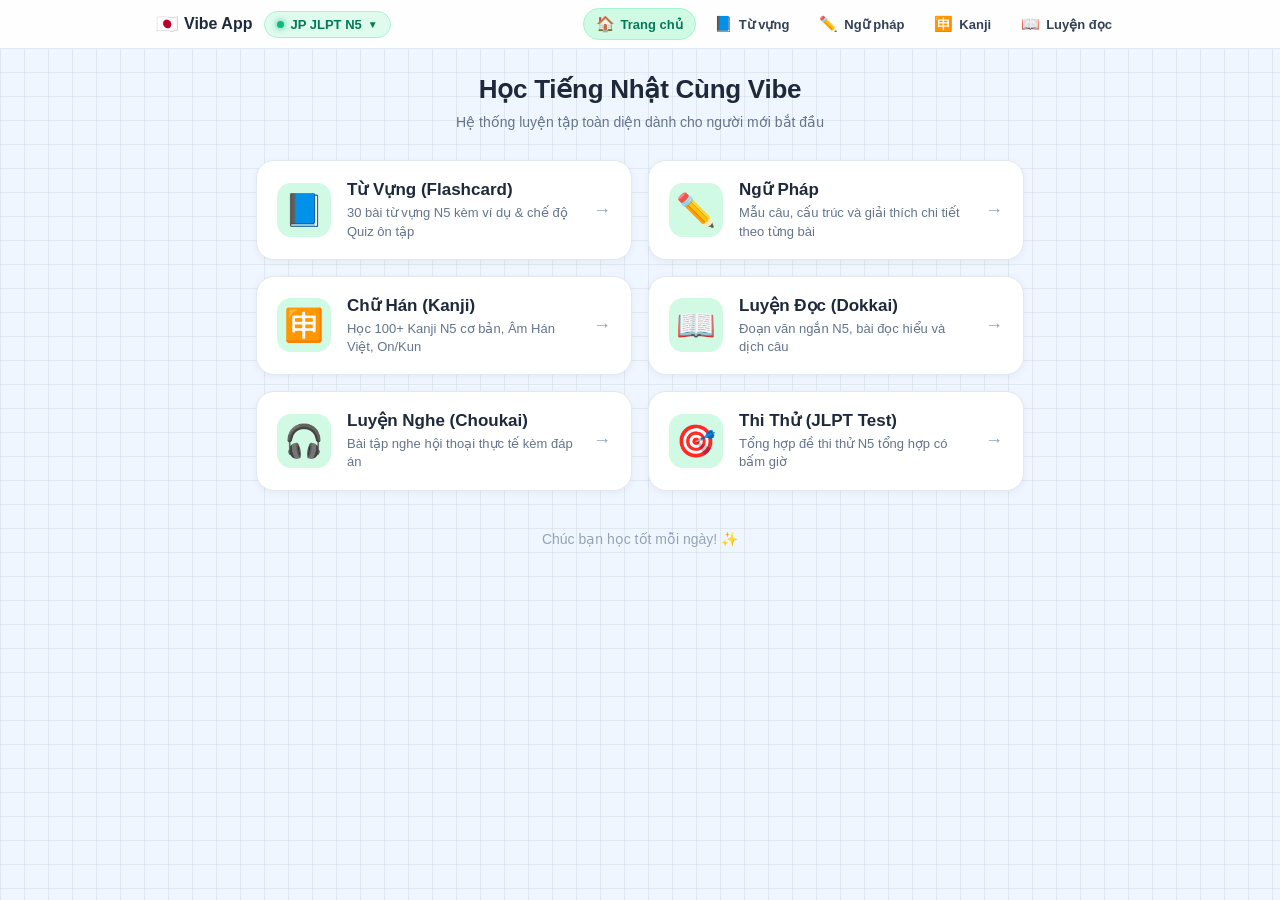
<file: index.html>
<!DOCTYPE html>
<html lang="vi">

<head>
  <meta charset="UTF-8">
  <meta name="viewport" content="width=device-width, initial-scale=1.0" />
  <title>Học Tiếng Nhật N5 - Trang Chủ</title>
  <link rel="stylesheet" href="css/base.css">
  <link rel="stylesheet" href="css/index.css">
  <link rel="stylesheet" href="https://cdnjs.cloudflare.com/ajax/libs/font-awesome/6.4.0/css/all.min.css">
  <script src="components/navbar.js" defer></script>
</head>

<body data-page="index">

  <div class="main-container">
    <header class="page-header">
      <h1 class="page-title">Học Tiếng Nhật Cùng Vibe</h1>
      <p class="page-subtitle">Hệ thống luyện tập toàn diện dành cho người mới bắt đầu</p>
    </header>

    <div class="nav-grid">

      <a href="lessons.html" class="nav-card active">
        <div class="card-icon">📘</div>
        <div class="card-info">
          <h3>Từ Vựng (Flashcard)</h3>
          <p>30 bài từ vựng N5 kèm ví dụ & chế độ Quiz ôn tập</p>
        </div>
        <div class="card-arrow">→</div>
      </a>

      <a href="grammar.html" class="nav-card">
        <div class="card-icon">✏️</div>
        <div class="card-info">
          <h3>Ngữ Pháp</h3>
          <p>Mẫu câu, cấu trúc và giải thích chi tiết theo từng bài</p>
        </div>
        <div class="card-arrow">→</div>
      </a>

      <a href="kanji.html" class="nav-card">
        <div class="card-icon">🈸</div>
        <div class="card-info">
          <h3>Chữ Hán (Kanji)</h3>
          <p>Học 100+ Kanji N5 cơ bản, Âm Hán Việt, On/Kun</p>
        </div>
        <div class="card-arrow">→</div>
      </a>

      <a href="reading.html" class="nav-card">
        <div class="card-icon">📖</div>
        <div class="card-info">
          <h3>Luyện Đọc (Dokkai)</h3>
          <p>Đoạn văn ngắn N5, bài đọc hiểu và dịch câu</p>
        </div>
        <div class="card-arrow">→</div>
      </a>

      <a href="listening.html" class="nav-card">
        <div class="card-icon">🎧</div>
        <div class="card-info">
          <h3>Luyện Nghe (Choukai)</h3>
          <p>Bài tập nghe hội thoại thực tế kèm đáp án</p>
        </div>
        <div class="card-arrow">→</div>
      </a>

      <a href="exam.html" class="nav-card">
        <div class="card-icon">🎯</div>
        <div class="card-info">
          <h3>Thi Thử (JLPT Test)</h3>
          <p>Tổng hợp đề thi thử N5 tổng hợp có bấm giờ</p>
        </div>
        <div class="card-arrow">→</div>
      </a>

    </div>

    <footer class="app-footer">
      <p>Chúc bạn học tốt mỗi ngày! ✨</p>
    </footer>
  </div>


  <script type="module" src="js/index.js"></script>

</body>

</html>
</file>
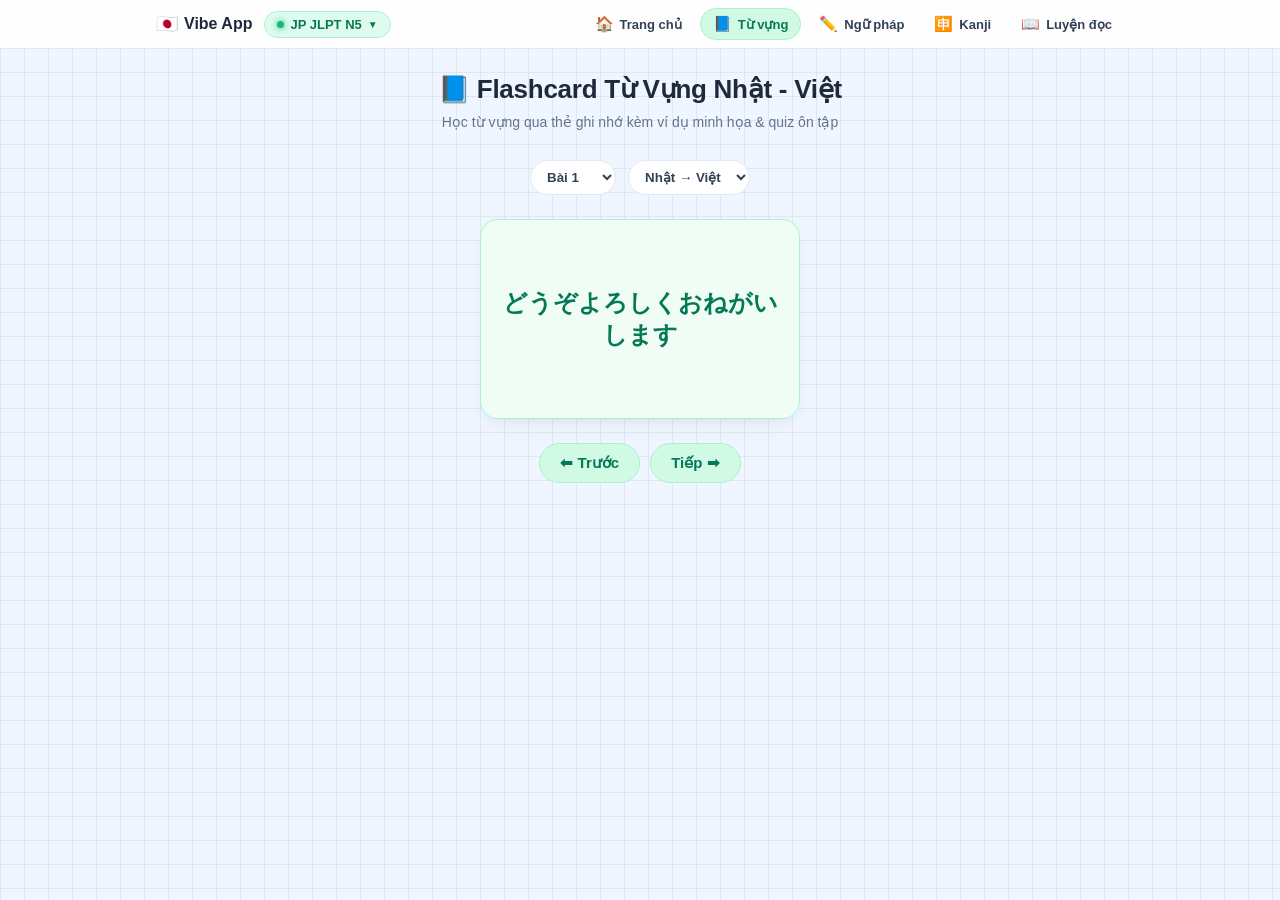
<file: lessons.html>
<!DOCTYPE html>
<html lang="en">

<head>
  <meta charset="UTF-8">
  <meta name="viewport" content="width=device-width, initial-scale=1" />
  <title>Flashcard Học Từ Vựng</title>
  <link rel="stylesheet" href="css/base.css">
  <link rel="stylesheet" href="css/lessons.css">
  <script src="components/navbar.js" defer></script>
</head>

<body data-page="lessons">

  <div class="main-container">
    <header class="page-header">
      <h1 class="page-title">📘 Flashcard Từ Vựng Nhật - Việt</h1>
      <p class="page-subtitle">Học từ vựng qua thẻ ghi nhớ kèm ví dụ minh họa & quiz ôn tập</p>
    </header>

    <div class="top-bar">
      <select id="lesson">
        <!-- Populated dynamically by lessons.js based on selected JLPT level -->
      </select>

      <select id="direction">
        <option value="jp-vn">Nhật → Việt</option>
        <option value="vn-jp">Việt → Nhật</option>
      </select>
    </div>

    <div class="card-container" id="cardContainer">
      <div class="card" id="card">
        <div class="front" id="frontText">Bấm để xem nghĩa</div>
        <div class="back" id="backText">...</div>
      </div>
    </div>

    <div id="quizArea" style="display: none;">
      <input type="text" id="quizInput" placeholder="Nhập nghĩa...">
      <br><br>
      <button id="btnCheckAnswer" style="width: 100%;">Kiểm tra</button>
      <div id="feedback"></div>
      <div id="summary"></div>
    </div>

    <div class="controls">
      <button id="btnPrev">⬅ Trước</button>
      <button id="btnNext">Tiếp ➡</button>
    </div>

    <div id="exampleBox" class="example-box" style="display:none;">
      <div class="example-header">
        📝 Ví dụ
      </div>

      <div class="example-content">
        <div id="exampleJp"></div>
        <div id="exampleVn"></div>
      </div>
    </div>
  </div>

  <script type="module" src="js/lessons.js"></script>
</body>

</html>
</file>
<file: css/base.css>
/* ==================== BASE & VARIABLES ==================== */
:root {
  /* Tông màu chủ đạo */
  --bg-color: #f0f6ff;
  --grid-color: rgba(203, 213, 225, 0.45);
  
  --mint-bg: #d1fae5;
  --mint-hover: #bbf7d0;
  --mint-border: #a7f3d0;
  --mint-text: #047857;
  
  --surface: #ffffff;
  --text-title: #1e293b;
  --text-main: #334155;
  --border-color: #e2e8f0;
  
  --shadow-sm: 0 2px 8px rgba(15, 23, 42, 0.05);
  --shadow-card: 0 10px 25px -5px rgba(0, 0, 0, 0.06), 0 8px 10px -6px rgba(0, 0, 0, 0.04);
  
  --radius-pill: 9999px;
  --radius-card: 18px;

  /* Chuẩn hóa Tiêu đề & Header dùng chung cho toàn bộ Trang */
  --header-title-size: 26px;
  --header-title-weight: 800;
  --header-title-color: #1e293b;
  --header-subtitle-size: 14px;
  --header-subtitle-color: #64748b;
  --header-margin-bottom: 28px;

  /* Chuẩn hóa Container & Padding dùng chung cho tất cả các trang */
  --container-max-width: 800px;
  --container-padding-desktop: 24px 16px;
  --container-padding-mobile: 16px 12px;
}

* {
  box-sizing: border-box;
  user-select: none;
  touch-action: manipulation;
  -webkit-user-select: none;
}

body {
  margin: 0;
  padding: 0;
  font-family: 'Segoe UI', Roboto, Helvetica, Arial, sans-serif;
  background-color: var(--bg-color);
  background-image: 
    linear-gradient(to right, var(--grid-color) 1px, transparent 1px),
    linear-gradient(to bottom, var(--grid-color) 1px, transparent 1px);
  background-size: 24px 24px;
  color: var(--text-main);
  min-height: 100vh;
}

/* Nút bấm dùng chung */
button {
  background: var(--mint-bg);
  color: var(--mint-text);
  border: 1px solid var(--mint-border);
  padding: 10px 20px;
  font-size: 15px;
  font-weight: 700;
  border-radius: var(--radius-pill);
  cursor: pointer;
  transition: all 0.2s ease;
}

button:hover {
  background: var(--mint-hover);
  transform: translateY(-1px);
}

button:active {
  transform: translateY(1px);
}

/* ==================== UNIFIED MAIN CONTAINER ==================== */
.main-container {
  max-width: var(--container-max-width);
  margin: 0 auto;
  padding: var(--container-padding-desktop);
  width: 100%;
}

@media (max-width: 639px) {
  .main-container {
    padding: var(--container-padding-mobile);
  }
}

/* ==================== UNIFIED PAGE HEADER COMPONENT ==================== */
.page-header, .app-header {
  text-align: center;
  margin-top: 0;
  margin-bottom: var(--header-margin-bottom);
}

.page-title, .app-header h1 {
  font-size: var(--header-title-size);
  font-weight: var(--header-title-weight);
  color: var(--header-title-color);
  margin: 0 0 6px 0;
  line-height: 1.3;
  letter-spacing: -0.01em;
}

.page-subtitle, .subtitle {
  color: var(--header-subtitle-color);
  font-size: var(--header-subtitle-size);
  margin: 0;
  line-height: 1.4;
}

/* ==================== RESPONSIVE NAVIGATION BAR ==================== */
.app-navbar {
  background: rgba(255, 255, 255, 0.9);
  backdrop-filter: blur(10px);
  -webkit-backdrop-filter: blur(10px);
  border-bottom: 1px solid var(--border-color);
  position: sticky;
  top: 0;
  z-index: 1000;
  transition: all 0.3s ease;
}

.navbar-container {
  max-width: 1000px;
  margin: 0 auto;
  display: flex;
  align-items: center;
  justify-content: space-between;
  padding: 8px 16px;
  gap: 12px;
}

/* Brand/Logo */
.nav-brand {
  display: flex;
  align-items: center;
  gap: 6px;
  text-decoration: none;
  font-weight: 800;
  font-size: 16px;
  color: var(--text-title);
  white-space: nowrap;
  flex-shrink: 0;
}

.brand-text {
  white-space: nowrap;
}

.brand-icon {
  font-size: 18px;
}

/* Nav Menu Desktop */
.nav-links {
  display: flex;
  list-style: none;
  margin: 0;
  padding: 0;
  gap: 6px;
  align-items: center;
}

.nav-item {
  display: flex;
  align-items: center;
  gap: 6px;
  padding: 6px 12px;
  border-radius: var(--radius-pill);
  text-decoration: none;
  color: var(--text-main);
  font-weight: 600;
  font-size: 13px;
  white-space: nowrap;
  transition: all 0.2s ease;
}

.nav-label {
  white-space: nowrap;
}

.nav-item:hover {
  background: var(--mint-bg);
  color: var(--mint-text);
}

.nav-item.active {
  background: var(--mint-bg);
  color: var(--mint-text);
  border: 1px solid var(--mint-border);
}

.nav-icon {
  font-size: 15px;
}

/* Pad padding cho body để không bị đè nội dung trên mobile */
body {
  padding-bottom: 0;
}

/* ==================== MOBILE BOTTOM NAVBAR (< 640px) ==================== */
@media (max-width: 639px) {
  body {
    padding-bottom: 75px; /* Để trống phần đáy không bị che nội dung */
  }

  .app-navbar {
    position: fixed;
    top: auto;
    bottom: 0;
    left: 0;
    right: 0;
    border-top: 1px solid var(--border-color);
    border-bottom: none;
    box-shadow: 0 -4px 20px rgba(0, 0, 0, 0.06);
    background: rgba(255, 255, 255, 0.95);
  }

  .navbar-container {
    padding: 6px 12px;
    justify-content: center;
  }

  .nav-brand-wrapper {
    display: none; /* Ẩn Logo & Badge trên Mobile Bottom Navbar để tiết kiệm diện tích */
  }

  .nav-links {
    width: 100%;
    justify-content: space-around;
    gap: 0;
  }

  .nav-item {
    flex-direction: column;
    gap: 2px;
    padding: 6px 10px;
    font-size: 11px;
    border-radius: 12px;
  }

  .nav-icon {
    font-size: 20px;
  }

  .nav-item.active {
    background: var(--mint-bg);
    transform: translateY(-2px);
  }

  .nav-brand-wrapper {
    display: none !important; /* Ẩn Logo & Badge trên Mobile Bottom Navbar để tiết kiệm diện tích */
  }
}

/* ==========================================
   NAVBAR BRAND WRAPPER & LEVEL BADGE
   ========================================== */
.nav-brand-wrapper {
  display: flex;
  align-items: center;
  gap: 12px;
  flex-shrink: 0;
  white-space: nowrap;
}

.level-badge {
  display: inline-flex;
  align-items: center;
  gap: 6px;
  background-color: rgba(209, 250, 229, 0.7);
  color: #047857;
  padding: 5px 12px;
  border-radius: var(--radius-pill);
  font-size: 13px;
  font-weight: 700;
  cursor: pointer;
  border: 1px solid var(--mint-border);
  transition: all 0.2s ease;
  user-select: none;
  white-space: nowrap;
  flex-shrink: 0;
}

#currentLevelText {
  white-space: nowrap;
}

.level-badge:hover {
  background-color: var(--mint-hover);
  transform: translateY(-1px);
  box-shadow: 0 4px 10px rgba(4, 120, 87, 0.12);
}

.badge-dot {
  width: 7px;
  height: 7px;
  background-color: #10b981;
  border-radius: 50%;
  box-shadow: 0 0 6px #10b981;
}

.badge-arrow {
  font-size: 10px;
  transition: transform 0.2s ease;
}

.level-badge:hover .badge-arrow {
  transform: translateY(1px);
}

/* ==========================================
   LEVEL MODAL OVERLAY & CARD
   ========================================== */
.modal-overlay {
  position: fixed;
  top: 0;
  left: 0;
  width: 100vw;
  height: 100vh;
  background-color: rgba(15, 23, 42, 0.45);
  backdrop-filter: blur(5px);
  -webkit-backdrop-filter: blur(5px);
  z-index: 9999;
  display: flex;
  align-items: center;
  justify-content: center;
  padding: 16px;
  opacity: 0;
  visibility: hidden;
  transition: all 0.25s ease-in-out;
}

.modal-overlay.active {
  opacity: 1;
  visibility: visible;
}

.modal-card {
  background: #ffffff;
  width: 100%;
  max-width: 400px;
  border-radius: 20px;
  padding: 24px;
  box-shadow: 0 20px 25px -5px rgba(0, 0, 0, 0.1), 0 10px 10px -5px rgba(0, 0, 0, 0.04);
  transform: translateY(20px) scale(0.95);
  transition: all 0.25s cubic-bezier(0.34, 1.56, 0.64, 1);
  border: 1px solid #f1f5f9;
}

.modal-overlay.active .modal-card {
  transform: translateY(0) scale(1);
}

.modal-header {
  display: flex;
  justify-content: space-between;
  align-items: center;
  margin-bottom: 18px;
}

.modal-header h3 {
  margin: 0;
  font-size: 1.2rem;
  color: #0f172a;
  font-weight: 800;
}

.close-btn {
  background: transparent;
  border: none;
  font-size: 1.5rem;
  color: #94a3b8;
  cursor: pointer;
  padding: 2px 8px;
  border-radius: 8px;
  transition: color 0.2s, background-color 0.2s;
  line-height: 1;
}

.close-btn:hover {
  color: #0f172a;
  background-color: #f1f5f9;
}

.level-options {
  display: flex;
  flex-direction: column;
  gap: 10px;
}

.level-btn {
  display: flex;
  flex-direction: column;
  align-items: flex-start;
  padding: 12px 16px;
  background-color: #f8fafc;
  border: 1.5px solid #e2e8f0;
  border-radius: 14px;
  cursor: pointer;
  transition: all 0.2s ease;
  text-align: left;
  width: 100%;
}

.level-btn:hover {
  border-color: #34d399;
  background-color: #ecfdf5;
  transform: translateX(4px);
}

.level-btn.active {
  border-color: #059669;
  background-color: #d1fae5;
  box-shadow: 0 2px 8px rgba(5, 150, 105, 0.15);
}

.level-title {
  font-weight: 700;
  font-size: 0.95rem;
  color: #0f172a;
}

.level-btn.active .level-title {
  color: #047857;
}

.level-desc {
  font-size: 0.8rem;
  color: #64748b;
  margin-top: 2px;
}


/* ==========================================
   MOBILE LEVEL FLOATING BUTTON
   ========================================== */
.mobile-level-fab {
  display: none;
}

@media (max-width: 639px) {
  .mobile-level-fab {
    display: flex;
    align-items: center;
    justify-content: center;
    position: fixed;
    right: 16px;
    bottom: 88px;
    width: 52px;
    height: 52px;
    border-radius: 50%;
    background: linear-gradient(145deg, #ffffff, #d9fbe8);
    color: var(--mint-text);
    border: 1.5px solid rgba(167, 243, 208, 0.8);
    font-size: 13px;
    font-weight: 800;
    z-index: 998;
    cursor: pointer;
    padding: 0;
    transition: transform 0.2s cubic-bezier(0.34, 1.56, 0.64, 1),
                box-shadow 0.2s ease;

    /* Shadow nhiều lớp: 1 lớp gần sát để tạo độ nổi, 1 lớp xa để tạo độ bay */
    box-shadow:
      0 2px 4px rgba(15, 23, 42, 0.06),
      0 8px 16px -4px rgba(4, 120, 87, 0.28),
      0 14px 28px -8px rgba(4, 120, 87, 0.22);
  }

  .mobile-level-fab:hover {
    transform: translateY(-3px);
    box-shadow:
      0 4px 6px rgba(15, 23, 42, 0.07),
      0 10px 20px -4px rgba(4, 120, 87, 0.32),
      0 18px 34px -8px rgba(4, 120, 87, 0.26);
  }

  .mobile-level-fab:active {
    transform: translateY(0) scale(0.92);
    box-shadow:
      0 2px 4px rgba(15, 23, 42, 0.08),
      0 4px 10px -2px rgba(4, 120, 87, 0.3);
  }

  /* Chấm nhỏ báo hiệu có thể bấm, đặt góc trên phải nút */
  .mobile-level-fab::after {
    content: '';
    position: absolute;
    top: 3px;
    right: 3px;
    width: 8px;
    height: 8px;
    background: #10b981;
    border: 2px solid #ffffff;
    border-radius: 50%;
    box-shadow: 0 0 6px rgba(16, 185, 129, 0.6);
  }
}
</file>
<file: css/index.css>
/* ==================== HOME DASHBOARD ==================== */


.app-header {
  text-align: center;
  margin-bottom: 32px;
}

.logo-badge {
  display: inline-block;
  background: var(--mint-bg);
  color: var(--mint-text);
  font-weight: 700;
  font-size: 14px;
  padding: 4px 14px;
  border-radius: var(--radius-pill);
  border: 1px solid var(--mint-border);
  margin-bottom: 12px;
}

.app-header h1 {
  font-size: 28px;
  color: var(--text-title);
  margin: 0 0 8px 0;
  font-weight: 800;
}

.subtitle {
  color: #64748b;
  font-size: 15px;
  margin: 0;
}

.nav-grid {
  display: grid;
  grid-template-columns: repeat(auto-fit, minmax(320px, 1fr));
  gap: 16px;
}

.nav-card {
  display: flex;
  align-items: center;
  background: var(--surface);
  border: 1.5px solid var(--border-color);
  border-radius: var(--radius-card);
  padding: 18px 20px;
  text-decoration: none;
  color: inherit;
  box-shadow: var(--shadow-sm);
  transition: all 0.25s cubic-bezier(0.4, 0, 0.2, 1);
}

.nav-card:hover {
  border-color: var(--mint-text);
  transform: translateY(-3px);
  box-shadow: 0 10px 20px -5px rgba(4, 120, 87, 0.12);
  background: #fbfdfe;
}

.card-icon {
  font-size: 32px;
  width: 54px;
  height: 54px;
  background: var(--mint-bg);
  border-radius: 14px;
  display: flex;
  align-items: center;
  justify-content: center;
  margin-right: 16px;
  flex-shrink: 0;
}

.card-info h3 {
  margin: 0 0 4px 0;
  font-size: 17px;
  color: var(--text-title);
  font-weight: 700;
}

.card-info p {
  margin: 0;
  font-size: 13px;
  color: #64748b;
  line-height: 1.4;
}

.card-arrow {
  font-size: 18px;
  color: #94a3b8;
  font-weight: bold;
  margin-left: 12px;
  transition: transform 0.2s ease, color 0.2s ease;
}

.nav-card:hover .card-arrow {
  color: var(--mint-text);
  transform: translateX(4px);
}

.app-footer {
  text-align: center;
  margin-top: 40px;
  color: #94a3b8;
  font-size: 14px;
}
</file>
<file: css/lessons.css>
/* ==================== FLASHCARD LESSONS ==================== */


.top-bar {
  display: flex;
  justify-content: center;
  gap: 12px;
  margin-bottom: 24px;
}

select {
  padding: 8px 12px;
  border-radius: var(--radius-pill);
  border: 1px solid var(--border-color);
  background: var(--surface);
  color: var(--text-main);
  font-weight: 600;
  outline: none;
}

.card-container {
  perspective: 1000px;
  width: 320px;
  height: 200px;
  margin: 0 auto 24px;
}

.card {
  width: 100%;
  height: 100%;
  position: relative;
  transform-style: preserve-3d;
  transition: transform 0.6s cubic-bezier(0.4, 0, 0.2, 1);
  cursor: pointer;
  border-radius: var(--radius-card);
  box-shadow: var(--shadow-card);
}

.card.flipped {
  transform: rotateY(180deg);
}

.front, .back {
  position: absolute;
  width: 100%;
  height: 100%;
  backface-visibility: hidden;
  display: flex;
  align-items: center;
  justify-content: center;
  font-size: 24px;
  font-weight: bold;
  border-radius: var(--radius-card);
  background: var(--surface);
  border: 1px solid var(--border-color);
  padding: 16px;
  text-align: center;
}

.front {
  color: var(--mint-text);
  background: #f0fdf4;
  border-color: var(--mint-border);
}

.back {
  transform: rotateY(180deg);
  color: var(--text-title);
}

.controls {
  display: flex;
  justify-content: center;
  gap: 10px;
  margin-bottom: 20px;
}

#quizArea {
  max-width: 320px;
  margin: 0 auto 20px;
  text-align: center;
}

#quizInput {
  width: 100%;
  padding: 10px 16px;
  border-radius: var(--radius-pill);
  border: 1px solid var(--border-color);
  outline: none;
  font-size: 15px;
}

.example-box {
  width: 360px;
  max-width: 90%;
  margin: 20px auto;
  background: var(--surface);
  border-radius: var(--radius-card);
  padding: 16px;
  border-left: 4px solid var(--mint-text);
  box-shadow: var(--shadow-sm);
}
</file>
